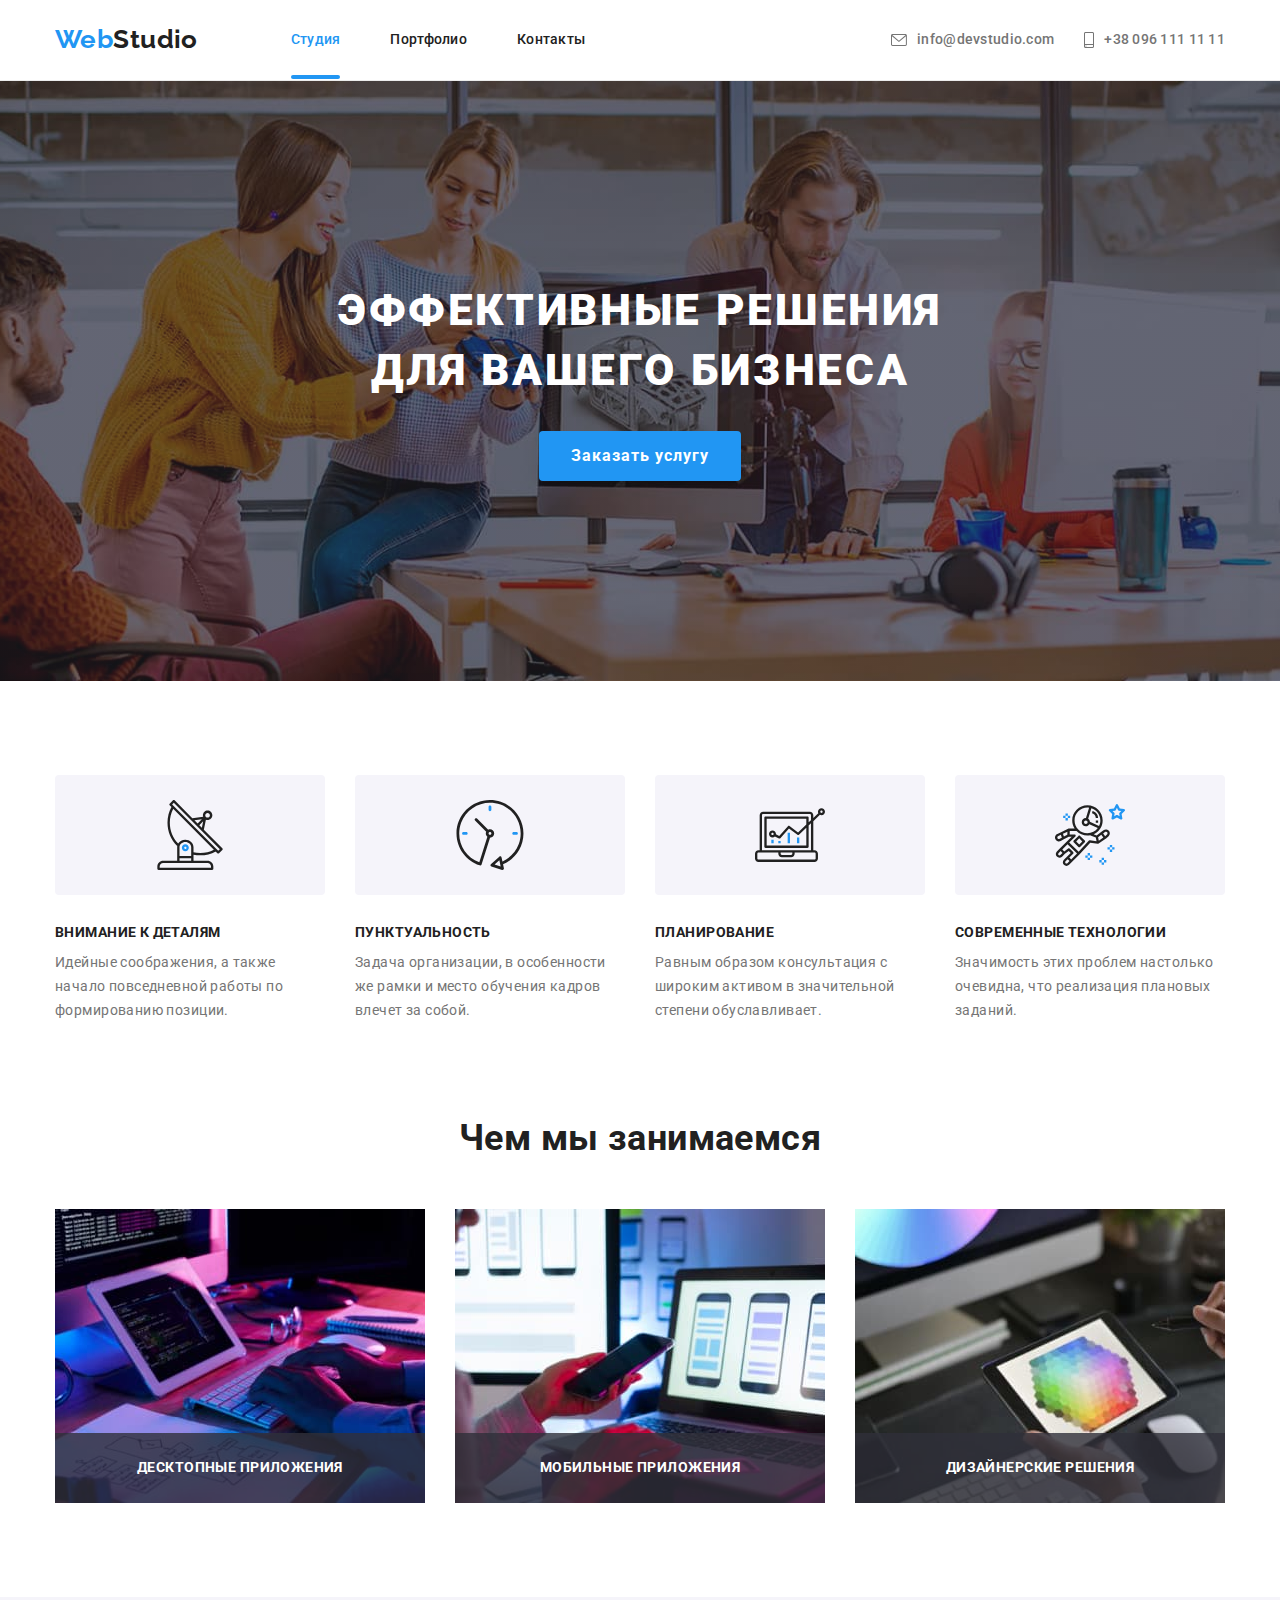
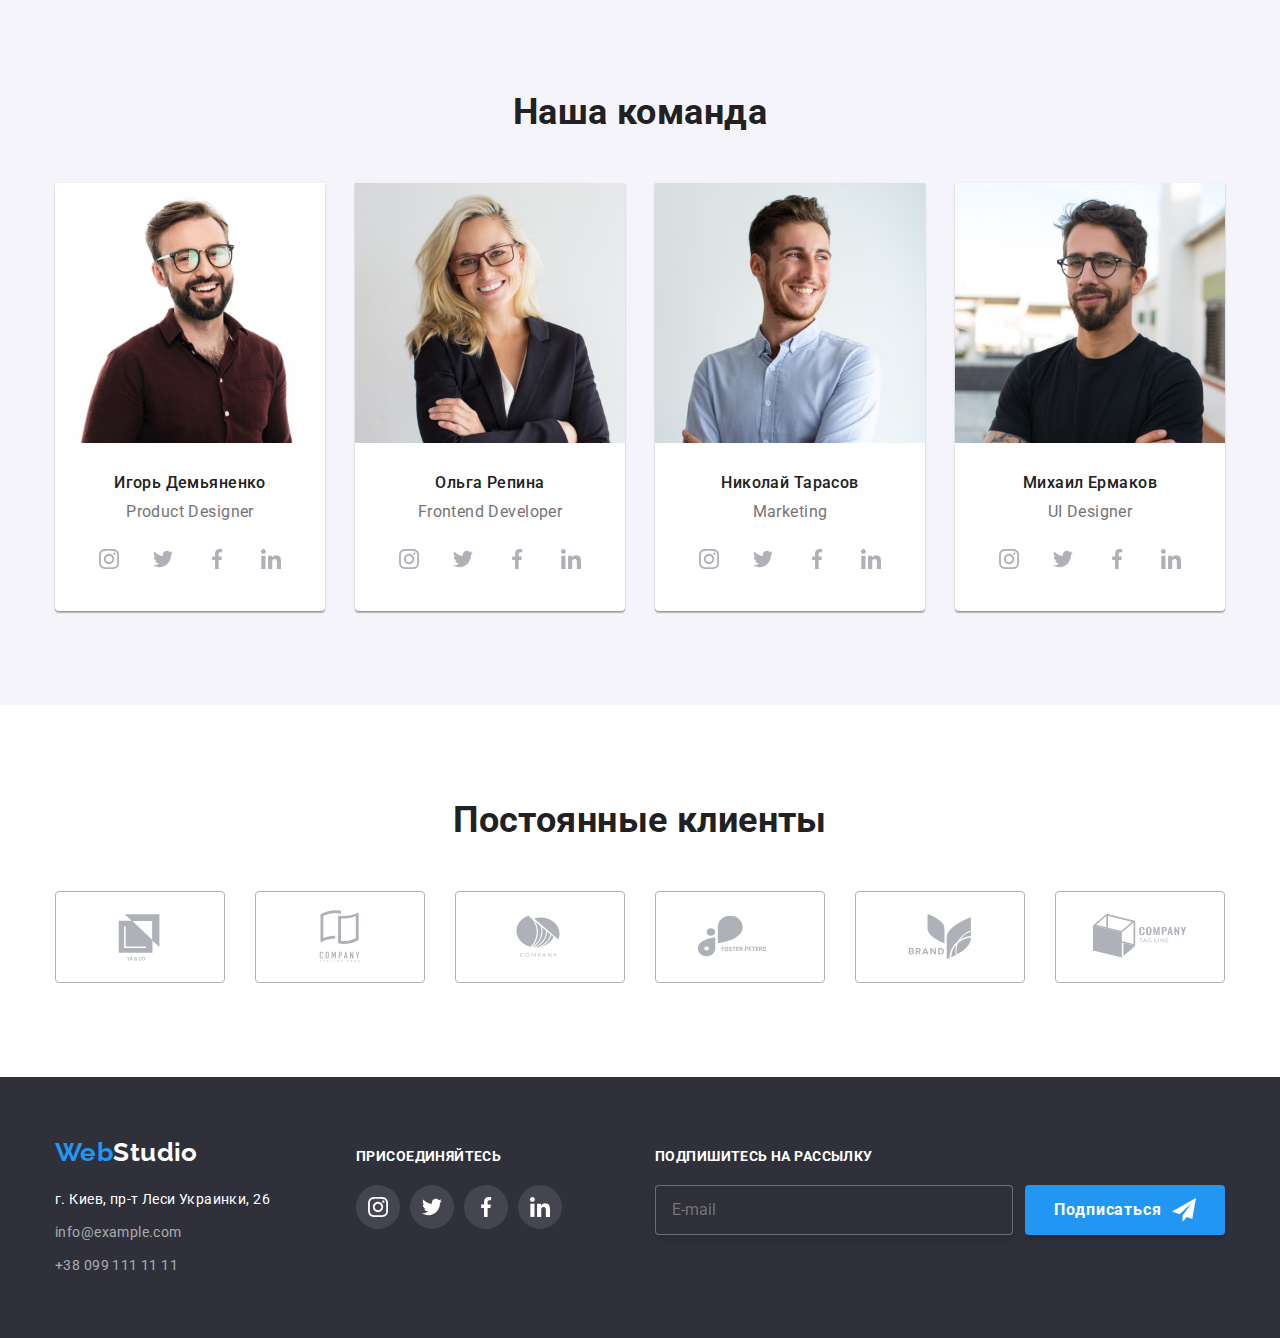
<file: index.html>
<!DOCTYPE html>
<html lang="ru">

<head>
    <meta charset="UTF-8" />
    <meta http-equiv="X-UA-Compatible" content="IE=edge" />
    <meta name="viewport" content="width=device-width, initial-scale=1.0" />
    <title>Студия</title>
    <link
        href="https://fonts.googleapis.com/css2?family=Raleway:wght@700&family=Roboto:wght@400;500;700;900&display=swap"
        rel="stylesheet" />
    <link rel="stylesheet" href="https://cdnjs.cloudflare.com/ajax/libs/modern-normalize/1.1.0/modern-normalize.min.css" />
    <link rel="stylesheet" href="./css/main.min.css" />
</head>

<body>
    <header class="page-header">
        <div class="container page-header--flex">
            <nav class="nav">
                <a href="index.html" lang="en" class="logo nav__logo">Web<span class="nav__part">Studio</span></a>
                <ul class="menu">
                    <li class="menu__item">
                        <a href="index.html" class="menu__link menu__link--current">Студия</a>
                    </li>
                    <li class="menu__item">
                        <a href="portfolio.html" class="menu__link">Портфолио</a>
                    </li>
                    <li class="menu__item"><a href="" class="menu__link">Контакты</a></li>
                </ul>
            </nav>
            <ul class="contact">
                <li lang="en" class="contact__item">
                    <a href="mailto:info@devstudio.com" class="contact__link"><svg class="contact__icon" width="16"
                            height="12">
                            <use href="./images/icons.svg#icon-envelope"></use>
                        </svg>info@devstudio.com</a>
                </li>
                <li class="contact__item">
                    <a href="tel:+380961111111" class="contact__link"><svg class="contact__icon" width="10" height="16">
                            <use href="./images/icons.svg#icon-smartphone"></use>
                        </svg>+38 096 111 11 11</a>
                </li>
            </ul>
        </div>
    </header>
    <main>
        <section class="hero">
            <div class="container">
                <h1 class="hero__title">
                    Эффективные решения<br />
                    для вашего бизнеса
                </h1>
                <button class="hero__btn" type="button" data-modal-open>
                    Заказать услугу
                </button>
            </div>
        </section>
        <section class="section">
            <div class="container">
                <h2 class="title title--hidden">Наши ценности</h2>
                <ul class="values">
                    <li class="values__item">
                        <div class="values__block">
                            <svg class="values__icon" width="70" height="70">
                            <use href="./images/icons.svg#icon-antenna"></use>
                            </svg>
                        </div>
                        <h3 class="values__title">Внимание к деталям</h3>
                        <p class="values__text">
                            Идейные соображения, а также начало повседневной работы по
                            формированию позиции.
                        </p>
                    </li>
                    <li class="values__item">
                        <div class="values__block">
                        <svg class="values__icon" width="70" height="70">
                            <use href="./images/icons.svg#icon-clock"></use>
                        </svg>
                        </div>
                        <h3 class="values__title">Пунктуальность</h3>
                        <p class="values__text">
                            Задача организации, в особенности же рамки и место обучения
                            кадров влечет за собой.
                        </p>
                    </li>
                    <li class="values__item">
                        <div class="values__block">
                        <svg class="values__icon" width="70" height="70">
                            <use href="./images/icons.svg#icon-diagram"></use>
                        </svg>
                        </div>
                        <h3 class="values__title">Планирование</h3>
                        <p class="values__text">
                            Равным образом консультация с широким активом в значительной
                            степени обуславливает.
                        </p>
                    </li>
                    <li class="values__item">
                        <div class="values__block">
                            <svg class="values__icon" width="70" height="70">
                                <use href="./images/icons.svg#icon-astronaut"></use>
                            </svg>
                        </div>
                        <h3 class="values__title">Современные технологии</h3>
                        <p class="values__text">
                            Значимость этих проблем настолько очевидна, что реализация
                            плановых заданий.
                        </p>
                    </li>
                </ul>
            </div>
        </section>
        <section class="section section--no-padding-top">
            <div class="container">
                <h2 class="title container__title">Чем мы занимаемся</h2>
                <ul class="work">
                    <li class="work__item">
                        <img src="./images/code-writing.jpg" alt="написание интернет страницы" width="370" />
                        <p class="work__text">Десктопные приложения</p>
                    </li>
                    <li class="work__item">
                        <img src="./images/layout-adaptation.jpg" alt="адаптация сайта в мобильную версию"
                            width="370" />
                        <p class="work__text">Мобильные приложения</p>
                    </li>
                    <li class="work__item">
                        <img src="./images/color-selection.jpg" alt="выбор цвета на планшете" width="370" />
                        <p class="work__text">Дизайнерские решения</p>
                    </li>
                </ul>
            </div>
        </section>
        <section class="section section--gray">
            <div class="container">
                <h2 class="title container__title">Наша команда</h2>
                <ul class="team">
                    <li class="employee team__employee">
                        <img src="./images/product-designer.jpg" alt="Игорь Демьяненко" width="270" />
                        <div class="employee__boarder">
                            <h3 class="employee__title">Игорь Демьяненко</h3>
                            <p lang="en" class="employee__text">Product Designer</p>
                            <ul class="social employee__social">
                                <li class="social__item">
                                    <a href="" class="social__link">
                                        <svg class="social__icon" width="20" height="20">
                                            <use href="./images/icons.svg#icon-instagram"></use>
                                        </svg>
                                    </a>
                                </li>
                                <li class="social__item">
                                    <a href="" class="social__link">
                                        <svg class="social__icon" width="20" height="20">
                                            <use href="./images/icons.svg#icon-twitter"></use>
                                        </svg>
                                    </a>
                                </li>
                                <li class="social__item">
                                    <a href="" class="social__link">
                                        <svg class="social__icon" width="20" height="20">
                                            <use href="./images/icons.svg#icon-facebook"></use>
                                        </svg>
                                    </a>
                                </li>
                                <li class="social__item">
                                    <a href="" class="social__link">
                                        <svg class="social__icon" width="20" height="20">
                                            <use href="./images/icons.svg#icon-linkedin"></use>
                                        </svg>
                                    </a>
                                </li>
                            </ul>
                        </div>
                    </li>
                    <li class="employee team__employee">
                        <img src="./images/frontend-developer.jpg" alt="Ольга Репина" width="270" />
                        <div class="employee__boarder">
                            <h3 class="employee__title">Ольга Репина</h3>
                            <p lang="en" class="employee__text">Frontend Developer</p>
                            <ul class="social employee__social">
                                <li class="social__item">
                                    <a href="" class="social__link">
                                        <svg class="social__icon" width="20" height="20">
                                            <use href="./images/icons.svg#icon-instagram"></use>
                                        </svg>
                                    </a>
                                </li>
                                <li class="social__item">
                                    <a href="" class="social__link">
                                        <svg class="social__icon" width="20" height="20">
                                            <use href="./images/icons.svg#icon-twitter"></use>
                                        </svg>
                                    </a>
                                </li>
                                <li class="social__item">
                                    <a href="" class="social__link">
                                        <svg class="social__icon" width="20" height="20">
                                            <use href="./images/icons.svg#icon-facebook"></use>
                                        </svg>
                                    </a>
                                </li>
                                <li class="social__item">
                                    <a href="" class="social__link">
                                        <svg class="social__icon" width="20" height="20">
                                            <use href="./images/icons.svg#icon-linkedin"></use>
                                        </svg>
                                    </a>
                                </li>
                            </ul>
                        </div>
                    </li>
                    <li class="employee team__employee">
                        <img src="./images/marketing.jpg" alt="Николай Тарасов" width="270" />
                        <div class="employee__boarder">
                            <h3 class="employee__title">Николай Тарасов</h3>
                            <p lang="en" class="employee__text">Marketing</p>
                            <ul class="social employee__social">
                                <li class="social__item">
                                    <a href="" class="social__link">
                                        <svg class="social__icon" width="20" height="20">
                                            <use href="./images/icons.svg#icon-instagram"></use>
                                        </svg>
                                    </a>
                                </li>
                                <li class="social__item">
                                    <a href="" class="social__link">
                                        <svg class="social__icon" width="20" height="20">
                                            <use href="./images/icons.svg#icon-twitter"></use>
                                        </svg>
                                    </a>
                                </li>
                                <li class="social__item">
                                    <a href="" class="social__link">
                                        <svg class="social__icon" width="20" height="20">
                                            <use href="./images/icons.svg#icon-facebook"></use>
                                        </svg>
                                    </a>
                                </li>
                                <li class="social__item">
                                    <a href="" class="social__link">
                                        <svg class="social__icon" width="20" height="20">
                                            <use href="./images/icons.svg#icon-linkedin"></use>
                                        </svg>
                                    </a>
                                </li>
                            </ul>
                        </div>
                    </li>
                    <li class="employee team__employee">
                        <img src="./images/ui-designer.jpg" alt="Михаил Ермаков" width="270" />
                        <div class="employee__boarder">
                            <h3 class="employee__title">Михаил Ермаков</h3>
                            <p lang="en" class="employee__text">UI Designer</p>
                            <ul class="social employee__social">
                                <li class="social__item">
                                    <a href="" class="social__link">
                                        <svg class="social__icon" width="20" height="20">
                                            <use href="./images/icons.svg#icon-instagram"></use>
                                        </svg>
                                    </a>
                                </li>
                                <li class="social__item">
                                    <a href="" class="social__link">
                                        <svg class="social__icon" width="20" height="20">
                                            <use href="./images/icons.svg#icon-twitter"></use>
                                        </svg>
                                    </a>
                                </li>
                                <li class="social__item">
                                    <a href="" class="social__link">
                                        <svg class="social__icon" width="20" height="20">
                                            <use href="./images/icons.svg#icon-facebook"></use>
                                        </svg>
                                    </a>
                                </li>
                                <li class="social__item">
                                    <a href="" class="social__link">
                                        <svg class="social__icon" width="20" height="20">
                                            <use href="./images/icons.svg#icon-linkedin"></use>
                                        </svg>
                                    </a>
                                </li>
                            </ul>
                        </div>
                    </li>
                </ul>
            </div>
        </section>
        <section class="section">
            <div class="container">
                <h2 class="title container__title">Постоянные клиенты</h2>
                <ul class="customer">
                    <li class="customer__item">
                        <a href="" class="customer__link">
                            <svg class="customer__icon" width="106" height="60">
                                <use href="./images/icons.svg#icon-Logo-1"></use>
                            </svg>
                        </a>
                    </li>
                    <li class="customer__item">
                        <a href="" class="customer__link">
                            <svg class="customer__icon" width="106" height="60">
                                <use href="./images/icons.svg#icon-Logo-2"></use>
                            </svg>
                        </a>
                    </li>
                    <li class="customer__item">
                        <a href="" class="customer__link">
                            <svg class="customer__icon" width="106" height="60">
                                <use href="./images/icons.svg#icon-Logo-3"></use>
                            </svg>
                        </a>
                    </li>
                    <li class="customer__item">
                        <a href="" class="customer__link">
                            <svg class="customer__icon" width="106" height="60">
                                <use href="./images/icons.svg#icon-Logo-4"></use>
                            </svg>
                        </a>
                    </li>
                    <li class="customer__item">
                        <a href="" class="customer__link">
                            <svg class="customer__icon" width="106" height="60">
                                <use href="./images/icons.svg#icon-Logo-5"></use>
                            </svg>
                        </a>
                    </li>
                    <li class="customer__item">
                        <a href="" class="customer__link">
                            <svg class="customer__icon" width="106" height="60">
                                <use href="./images/icons.svg#icon-Logo-6"></use>
                            </svg>
                        </a>
                    </li>
                </ul>
            </div>
        </section>
    </main>
    <footer class="footer">
        <div class="container footer__container">
            <div class="information">
                <a href="index.html" lang="en" class="logo footer__logo">Web<span class="footer__part">Studio</span></a>
                <address>
                    <ul class="address">
                        <li class="address__item">
                            <a href="" class="address__link">г. Киев, пр-т Леси Украинки, 26</a>
                        </li>
                        <li class="address__item">
                            <a lang="en" href="mailto:info@example.com" class="address__contact">info@example.com</a>
                        </li>
                        <li class="address__item">
                            <a href="tel:+380991111111" class="address__contact">+38 099 111 11 11</a>
                        </li>
                    </ul>
                </address>
            </div>
            <div class="footer-social">
                <h2 class="footer-social__title">присоединяйтесь</h2>
                <ul class="social">
                    <li class="social__item">
                        <a href="" class="social__link social__link--gray">
                            <svg class="social__icon--white" width="20" height="20">
                                <use href="./images/icons.svg#icon-instagram"></use>
                            </svg>
                        </a>
                    </li>
                    <li class="social__item">
                        <a href="" class="social__link social__link--gray">
                            <svg class="social__icon--white" width="20" height="20">
                                <use href="./images/icons.svg#icon-twitter"></use>
                            </svg>
                        </a>
                    </li>
                    <li class="social__item">
                        <a href="" class="social__link social__link--gray">
                            <svg class="social__icon--white" width="20" height="20">
                                <use href="./images/icons.svg#icon-facebook"></use>
                            </svg>
                        </a>
                    </li>
                    <li class="social__item">
                        <a href="" class="social__link social__link--gray">
                            <svg class="social__icon--white" width="20" height="20">
                                <use href="./images/icons.svg#icon-linkedin"></use>
                            </svg>
                        </a>
                    </li>
                </ul>
            </div>
            <form action="#" class="footer-form">
                <p class="footer-form__head">Подпишитесь на рассылку</p>
                <div class="footer-form__field">
                    <input class="footer-form__input" type="email" name="user-email" placeholder="E-mail" />
                    <button class="footer-form__btn" type="submit">Подписаться<svg class="footer-form__icon"
                            width="24" height="24">
                            <use href="./images/icons.svg#icon-icon-send"></use>
                        </svg></button>
                </div>
            </form>
        </div>
    </footer>
    <div class="backdrop is-hidden" data-modal>
        <div class="modal">
            <button type="button" class="modal__btn" data-modal-close>
                <svg class="modal__icon--close" width="11" height="11">
                    <use href="./images/icons.svg#icon-close"></use>
                </svg>
            </button>
            <form action="#" class="modal-form">
                <p class="modal-form__head">Оставьте свои данные, мы вам перезвоним</p>
                <label class="modal-form__field">Имя
                    <span class="modal-form__wrap">
                        <input class="modal-form__input" type="text" name="user-name" minlength="3"
                            pattern="[a-zA-Zа-яёА-ЯЁ]+"
                            title="Имя должно содержать символы только кириллицы или латиницы" required />
                        <svg class="modal-form__icon" width="18" height="18">
                            <use href="./images/icons.svg#icon-person-form"></use>
                        </svg>
                    </span>
                </label>
                <label class="modal-form__field">Телефон
                    <span class="modal-form__wrap">
                        <input class="modal-form__input" type="tel" name="user-tel"
                            pattern="[0-9]{3}-[0-9]{3}-[0-9]{2}-[0-9]{2}"
                            title="Введите номер телефона в формате ХХХ-ХХХ-ХХ-ХХ" required />
                        <svg class="modal-form__icon" width="18" height="18">
                            <use href="./images/icons.svg#icon-phone-form"></use>
                        </svg>
                    </span>
                </label>
                <label class="modal-form__field">Почта
                    <span class="modal-form__wrap">
                        <input class="modal-form__input" type="email" name="user-email" required />
                        <svg class="modal-form__icon" width="18" height="18">
                            <use href="./images/icons.svg#icon-email-form"></use>
                        </svg>
                    </span>
                </label>
                <label class="modal-form__field modal-form__field--MB20px">Комментарий
                    <textarea class="modal-form__message" name="user-message" placeholder="Введите текст"></textarea>
                </label>
                <input type="checkbox" id="accent-policy" class="checkbox title--hidden" />
                <label for="accent-policy" class="checkbox__label">Соглашаюсь с рассылкой и принимаю&nbsp; <a
                        href="#" class="accent-policy__link">Условия договора</a>
                </label>
                <button class="modal-form__btn" type="submit">Отправить</button>
            </form>
        </div>
    </div>
    <script src="./js/modal.js"></script>
</body>

</html>
</file>
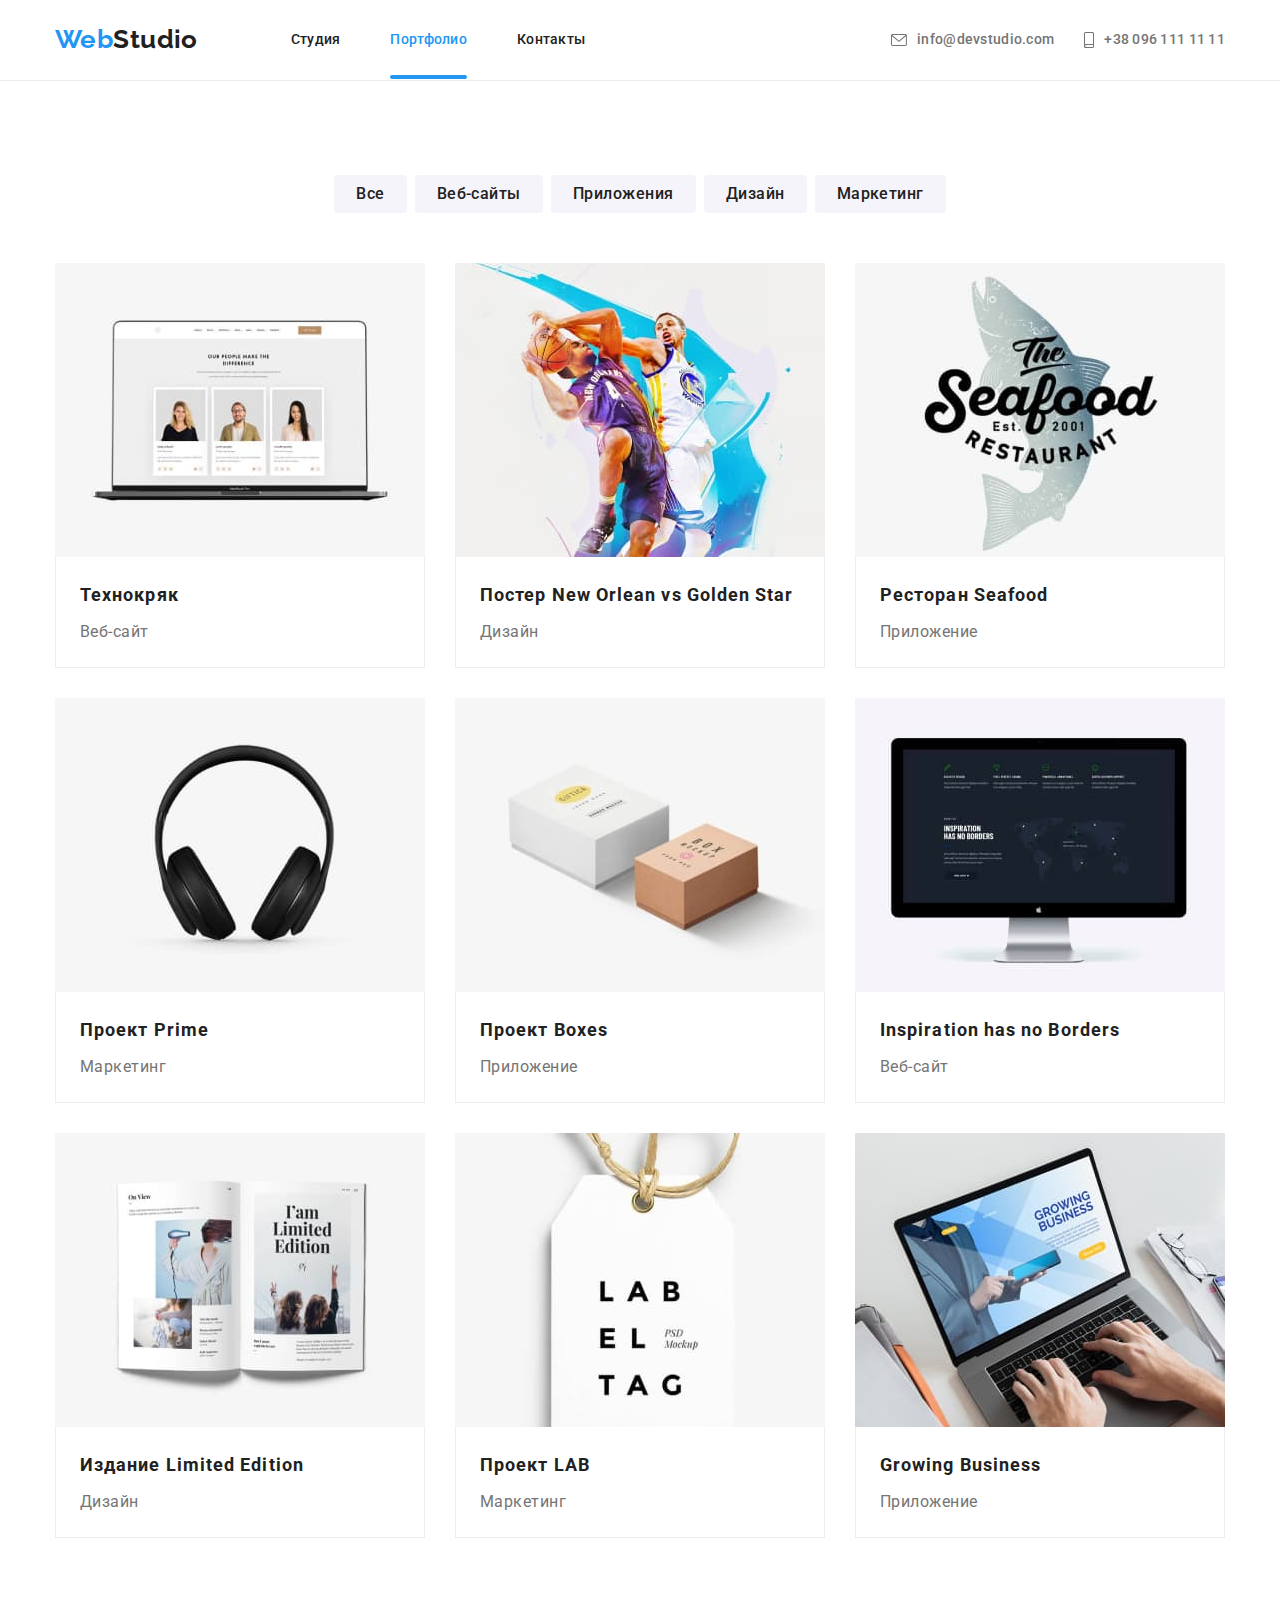
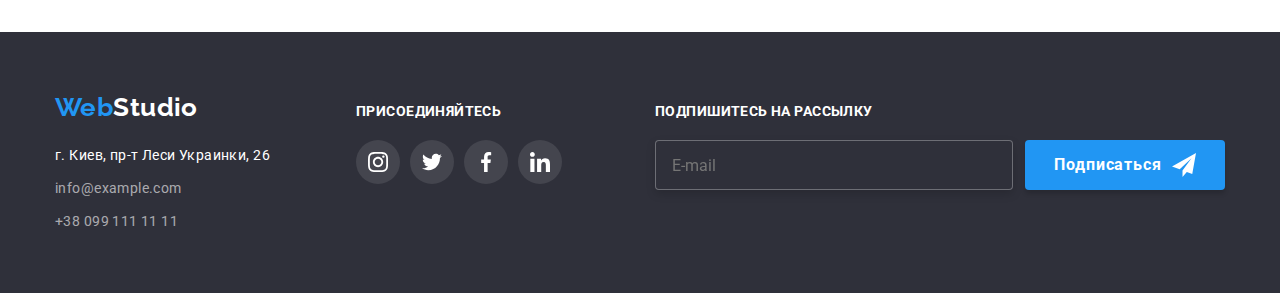
<file: portfolio.html>
<!DOCTYPE html>
<html lang="ru">

<head>
    <meta charset="UTF-8">
    <meta http-equiv="X-UA-Compatible" content="IE=edge">
    <meta name="viewport" content="width=device-width, initial-scale=1.0">
    <title>Портфолио</title>
    <link rel="stylesheet" href="https://cdnjs.cloudflare.com/ajax/libs/modern-normalize/1.1.0/modern-normalize.min.css"/>
    <link
        href="https://fonts.googleapis.com/css2?family=Raleway:wght@700&family=Roboto:wght@400;500;700;900&display=swap"
        rel="stylesheet">
    <link rel="stylesheet" href="./css/main.min.css" />
</head>

<body>
    <header class="page-header">
        <div class="container page-header--flex">
            <nav class="nav">
                <a href="index.html" lang="en" class="logo nav__logo">Web<span class="nav__part">Studio</span></a>
                <ul class="menu">
                    <li class="menu__item">
                        <a href="index.html" class="menu__link">Студия</a>
                    </li>
                    <li class="menu__item">
                        <a href="portfolio.html" class="menu__link menu__link--current">Портфолио</a>
                    </li>
                    <li class="menu__item"><a href="" class="menu__link">Контакты</a></li>
                </ul>
            </nav>
            <ul class="contact">
                <li lang="en" class="contact__item">
                    <a href="mailto:info@devstudio.com" class="contact__link"><svg class="contact__icon" width="16"
                            height="12">
                            <use href="./images/icons.svg#icon-envelope"></use>
                        </svg>info@devstudio.com</a>
                </li>
                <li class="contact__item">
                    <a href="tel:+380961111111" class="contact__link"><svg class="contact__icon" width="10" height="16">
                            <use href="./images/icons.svg#icon-smartphone"></use>
                        </svg>+38 096 111 11 11</a>
                </li>
            </ul>
        </div>
    </header>
    <main>
        <section class="section">
            <div class="container portfolio">
                <h1 class="title title--hidden">Наши работы</h1>
                <ul class="filter portfolio__filter">
                    <li class="filter__item"><button class="filter__btn" type="button">Все</button></li>
                    <li class="filter__item"><button class="filter__btn" type="button">Веб-сайты</button></li>
                    <li class="filter__item"><button class="filter__btn" type="button">Приложения</button></li>
                    <li class="filter__item"><button class="filter__btn" type="button">Дизайн</button></li>
                    <li class="filter__item"><button class="filter__btn" type="button">Маркетинг</button></li>
                </ul>
                <ul class="project portfolio__project">
                    <li class="project__item">
                        <a href="" class="project__link">
                            <div class="project__wrap">
                                <img class="project__img" src="./images/technokreck.jpg" alt="ноутбук с веб-сайтом"
                                    width="370">
                                <p class="project__desc">Технокряк это современная площадка распространения
                                    коронавируса.
                                    Компании используют эту платформу для цифрового
                                    шпионажа и атак на защищённые сервера конкурентов.</p>
                            </div>
                            <div class="project__border">
                                <h2 class="project__title">Технокряк</h2>
                                <p class="project__text">Веб-сайт</p>
                            </div>
                        </a>
                    </li>
                    <li class="project__item">
                        <a href="" class="project__link">
                            <div class="project__wrap">
                                <img class="project__img" src="./images/basketball-players.jpg" alt="два баскетболиста"
                                    width="370">
                                <p class="project__desc">Lorem ipsum dolor sit amet consectetur adipisicing elit. Sequi
                                    magnam praesentium placeat
                                    veritatis quae quam quis ex ratione provident pariatur, reiciendis quod, illum
                                    minima aliquid ducimus deleniti
                                    at? Quod, velit.</p>
                            </div>
                            <div class="project__border">
                                <h2 class="project__title">Постер New Orlean vs Golden Star</h2>
                                <p class="project__text">Дизайн</p>
                            </div>
                        </a>
                    </li>
                    <li class="project__item">
                        <a href="" class="project__link">
                            <div class="project__wrap">
                                <img class="project__img" src="./images/seafood.jpg" alt="эмблема рыбного ресторана"
                                    width="370">
                                <p class="project__desc">Lorem ipsum dolor sit amet consectetur adipisicing elit. Sequi
                                    magnam praesentium placeat
                                    veritatis quae quam quis ex ratione provident pariatur, reiciendis quod, illum
                                    minima aliquid ducimus deleniti
                                    at? Quod, velit.</p>
                            </div>
                            <div class="project__border">
                                <h2 class="project__title">Ресторан Seafood</h2>
                                <p class="project__text">Приложение</p>
                            </div>
                        </a>
                    </li>
                    <li class="project__item">
                        <a href="" class="project__link">
                            <div class="project__wrap">
                                <img class="project__img" src="./images/headphones.jpg" alt="наушники" width="370">
                                <p class="project__desc">Lorem ipsum dolor sit amet consectetur adipisicing elit. Sequi
                                    magnam praesentium placeat
                                    veritatis quae quam quis ex ratione provident pariatur, reiciendis quod, illum
                                    minima aliquid ducimus deleniti
                                    at? Quod, velit.</p>
                            </div>
                            <div class="project__border">
                                <h2 class="project__title">Проект Prime</h2>
                                <p class="project__text">Маркетинг</p>
                            </div>
                        </a>
                    </li>
                    <li class="project__item">
                        <a href="" class="project__link">
                            <div class="project__wrap">
                                <img class="project__img" src="./images/two-boxes.jpg" alt="две коробочки" width="370">
                                <p class="project__desc">Lorem ipsum dolor sit amet consectetur adipisicing elit. Sequi
                                    magnam praesentium placeat
                                    veritatis quae quam quis ex ratione provident pariatur, reiciendis quod, illum
                                    minima aliquid ducimus deleniti
                                    at? Quod, velit.</p>
                            </div>
                            <div class="project__border">
                                <h2 class="project__title">Проект Boxes</h2>
                                <p class="project__text">Приложение</p>
                            </div>
                        </a>
                    </li>
                    <li class="project__item">
                        <a href="" class="project__link">
                            <div class="project__wrap">
                                <img class="project__img" src="./images/iMac.jpg" alt="видно сайт на iMac" width="370">
                                <p class="project__desc">Lorem ipsum dolor sit amet consectetur adipisicing elit. Sequi
                                    magnam praesentium placeat
                                    veritatis quae quam quis ex ratione provident pariatur, reiciendis quod, illum
                                    minima aliquid ducimus deleniti
                                    at? Quod, velit.</p>
                            </div>
                            <div class="project__border">
                                <h2 class="project__title">Inspiration has no Borders</h2>
                                <p class="project__text">Веб-сайт</p>
                            </div>
                        </a>
                    </li>
                    <li class="project__item">
                        <a href="" class="project__link">
                            <div class="project__wrap">
                                <img class="project__img" src="./images/magazine.jpg" alt="раскрытый журнал"
                                    width="370">
                                <p class="project__desc">Lorem ipsum dolor sit amet consectetur adipisicing elit. Sequi
                                    magnam praesentium placeat
                                    veritatis quae quam quis ex ratione provident pariatur, reiciendis quod, illum
                                    minima aliquid ducimus deleniti
                                    at? Quod, velit.</p>
                            </div>
                            <div class="project__border">
                                <h2 class="project__title">Издание Limited Edition</h2>
                                <p class="project__text">Дизайн</p>
                            </div>
                        </a>
                    </li>
                    <li class="project__item">
                        <a href="" class="project__link">
                            <div class="project__wrap">
                                <img class="project__img" src="./images/label.jpg" alt="ярлык" width="370">
                                <p class="project__desc">Lorem ipsum dolor sit amet consectetur adipisicing elit. Sequi
                                    magnam praesentium placeat
                                    veritatis quae quam quis ex ratione provident pariatur, reiciendis quod, illum
                                    minima aliquid ducimus deleniti
                                    at? Quod, velit.</p>
                            </div>
                            <div class="project__border">
                                <h2 class="project__title">Проект LAB</h2>
                                <p class="project__text">Маркетинг</p>
                            </div>
                        </a>
                    </li>
                    <li class="project__item">
                        <a href="" class="project__link">
                            <div class="project__wrap">
                                <img class="project__img" src="./images/laptop.jpg" alt="кто-то печатает на ноутбуке"
                                    width="370">
                                <p class="project__desc">Lorem ipsum dolor sit amet consectetur adipisicing elit. Sequi
                                    magnam praesentium placeat
                                    veritatis quae quam quis ex ratione provident pariatur, reiciendis quod, illum
                                    minima aliquid ducimus deleniti
                                    at? Quod, velit.</p>
                            </div>
                            <div class="project__border">
                                <h2 class="project__title">Growing Business</h2>
                                <p class="project__text">Приложение</p>
                            </div>
                        </a>
                    </li>
                </ul>
            </div>
        </section>
    </main>
    <footer class="footer">
        <div class="container footer__container">
            <div class="information">
                <a href="index.html" lang="en" class="logo footer__logo">Web<span class="footer__part">Studio</span></a>
                <address>
                    <ul class="address">
                        <li class="address__item">
                            <a href="" class="address__link">г. Киев, пр-т Леси Украинки, 26</a>
                        </li>
                        <li class="address__item">
                            <a lang="en" href="mailto:info@example.com" class="address__contact">info@example.com</a>
                        </li>
                        <li class="address__item">
                            <a href="tel:+380991111111" class="address__contact">+38 099 111 11 11</a>
                        </li>
                    </ul>
                </address>
            </div>
            <div class="footer-social">
                <h2 class="footer-social__title">присоединяйтесь</h2>
                <ul class="social">
                    <li class="social__item">
                        <a href="" class="social__link social__link--gray">
                            <svg class="social__icon--white" width="20" height="20">
                                <use href="./images/icons.svg#icon-instagram"></use>
                            </svg>
                        </a>
                    </li>
                    <li class="social__item">
                        <a href="" class="social__link social__link--gray">
                            <svg class="social__icon--white" width="20" height="20">
                                <use href="./images/icons.svg#icon-twitter"></use>
                            </svg>
                        </a>
                    </li>
                    <li class="social__item">
                        <a href="" class="social__link social__link--gray">
                            <svg class="social__icon--white" width="20" height="20">
                                <use href="./images/icons.svg#icon-facebook"></use>
                            </svg>
                        </a>
                    </li>
                    <li class="social__item">
                        <a href="" class="social__link social__link--gray">
                            <svg class="social__icon--white" width="20" height="20">
                                <use href="./images/icons.svg#icon-linkedin"></use>
                            </svg>
                        </a>
                    </li>
                </ul>
            </div>
            <form action="#" class="footer-form">
                <p class="footer-form__head">Подпишитесь на рассылку</p>
                <div class="footer-form__field">
                    <input class="footer-form__input" type="email" name="user-email" placeholder="E-mail" />
                    <button class="button footer-form__btn" type="submit">Подписаться<svg class="footer-form__icon"
                            width="24" height="24">
                            <use href="./images/icons.svg#icon-icon-send"></use>
                        </svg></button>
                </div>
            </form>
        </div>
    </footer>
</body>

</html>
</file>
<file: css/main.min.css>
.hero__btn,.footer-form__btn,.modal-form__btn{min-width:200px;height:50px;font-family:Roboto,sans-serif;font-weight:700;font-size:16px;line-height:1.88;letter-spacing:0.06em;border:0;cursor:pointer;background-color:#2196f3;color:#fff;-webkit-box-shadow:0px 4px 4px rgba(0,0,0,0.15);box-shadow:0px 4px 4px rgba(0,0,0,0.15);border-radius:4px}body{font-family:Roboto,sans-serif;font-style:normal;font-size:14px;line-height:1.71;letter-spacing:0.03em;background-color:#fff;color:#757575}p,h1,h2,h3,h4,h5,h6{margin:0}ul{list-style:none;margin:0;padding:0}img{display:block;max-width:100%;height:auto}a{text-decoration:none}.section{padding-top:94px;padding-bottom:94px}.section--no-padding-top{padding-top:0}.section--gray{background-color:#f5f4fa}.container{width:1200px;padding-left:15px;padding-right:15px;margin:0 auto 0 auto}.container__title{margin-bottom:50px}.footer__container{display:-webkit-box;display:-ms-flexbox;display:flex;-webkit-box-align:baseline;-ms-flex-align:baseline;align-items:baseline}.title{font-weight:700;font-size:36px;line-height:1.17;text-align:center;color:#212121}.title--hidden{position:absolute;clip:rect(0 0 0 0);width:1px;height:1px;margin:-1px}.page-header{border-bottom-width:1px;border-bottom-style:solid;border-bottom-color:#ececec}.page-header--flex{display:-webkit-box;display:-ms-flexbox;display:flex}.nav{display:-webkit-box;display:-ms-flexbox;display:flex;-webkit-box-align:center;-ms-flex-align:center;align-items:center}.logo{font-family:Raleway,sans-serif;font-weight:700;font-size:26px;line-height:1.2;color:#2196f3}.nav__logo{margin-right:93px;padding-top:24px;padding-bottom:25px}.nav__part{color:#212121}.footer__logo{display:block;margin-bottom:20px}.footer__part{color:#fff}.menu{display:-webkit-box;display:-ms-flexbox;display:flex}.menu__item:not(:last-child){margin-right:50px}.menu__link{font-family:Roboto,sans-serif;font-weight:500;font-size:14px;line-height:1.14;letter-spacing:0.02em;color:#212121;-webkit-transition:color 250ms cubic-bezier(0.4, 0, 0.2, 1);transition:color 250ms cubic-bezier(0.4, 0, 0.2, 1)}.menu__link:hover,.menu__link:focus{color:#2196f3}.menu__link--current{color:#2196f3;position:relative}.menu__link--current::after{content:"";display:block;width:100%;position:absolute;bottom:-32px;height:4px;background:#2196f3;border-radius:2px}.contact{display:-webkit-box;display:-ms-flexbox;display:flex;margin-left:auto;-webkit-box-align:center;-ms-flex-align:center;align-items:center}.contact__item:not(:last-child){margin-right:30px}.contact__link{display:-webkit-box;display:-ms-flexbox;display:flex;-webkit-box-align:center;-ms-flex-align:center;align-items:center;font-weight:500;line-height:1.14;letter-spacing:0.02em;color:#757575;-webkit-transition:color 250ms cubic-bezier(0.4, 0, 0.2, 1);transition:color 250ms cubic-bezier(0.4, 0, 0.2, 1)}.contact__link:hover,.contact__link:focus{color:#2196f3}.contact__icon{fill:#757575;margin-right:10px;-webkit-transition:fill 250ms cubic-bezier(0.4, 0, 0.2, 1);transition:fill 250ms cubic-bezier(0.4, 0, 0.2, 1)}.contact__link:hover .contact__icon,.contact__link:focus .contact__icon{fill:#2196f3}.values{display:-webkit-box;display:-ms-flexbox;display:flex}.values__item{margin-right:30px;width:270px}.values__item:last-child{margin-right:0}.values__block{display:-webkit-box;display:-ms-flexbox;display:flex;-webkit-box-align:center;-ms-flex-align:center;align-items:center;-webkit-box-pack:center;-ms-flex-pack:center;justify-content:center;margin-bottom:30px;height:120px;background-color:#f5f4fa;border-radius:4px}.values__title{margin-bottom:10px;font-weight:700;font-size:14px;line-height:1.14;text-transform:uppercase;color:#212121}.hero{background-color:#2f303a;padding-top:200px;padding-bottom:200px;background-image:-webkit-gradient(linear, left top, left bottom, from(rgba(47,48,58,0.4)), to(rgba(47,48,58,0.4))),url("../images/hero.jpg");background-image:linear-gradient(rgba(47,48,58,0.4), rgba(47,48,58,0.4)),url("../images/hero.jpg");background-repeat:no-repeat;background-size:cover;background-position:center}.hero__title{margin-bottom:30px;font-weight:900;font-size:44px;line-height:1.36;text-align:center;letter-spacing:0.06em;text-transform:uppercase;color:#fff}.hero__btn{display:block;margin-right:auto;margin-left:auto;padding:10px 32px}.footer-form__btn{display:-webkit-box;display:-ms-flexbox;display:flex;-webkit-box-align:center;-ms-flex-align:center;align-items:center;-webkit-box-pack:center;-ms-flex-pack:center;justify-content:center}.modal-form__btn{display:block;margin-right:auto;margin-left:auto;padding:10px 55px}.work{display:-webkit-box;display:-ms-flexbox;display:flex}.work__item{margin-right:30px;position:relative}.work__item:last-child{margin-right:0}.work__text{display:-webkit-box;display:-ms-flexbox;display:flex;-webkit-box-align:center;-ms-flex-align:center;align-items:center;-webkit-box-pack:center;-ms-flex-pack:center;justify-content:center;width:100%;height:70px;font-weight:700;line-height:1.14;text-transform:uppercase;background:rgba(47,48,58,0.8);color:#fff;position:absolute;bottom:0}.team{display:-webkit-box;display:-ms-flexbox;display:flex}.employee{width:270px;background-color:#fff;-webkit-box-shadow:0px 1px 3px rgba(0,0,0,0.12),0px 1px 1px rgba(0,0,0,0.14),0px 2px 1px rgba(0,0,0,0.2);box-shadow:0px 1px 3px rgba(0,0,0,0.12),0px 1px 1px rgba(0,0,0,0.14),0px 2px 1px rgba(0,0,0,0.2);border-radius:0px 0px 4px 4px}.team__employee{margin-right:30px}.team__employee:last-child{margin-right:0}.employee__boarder{padding-top:30px;padding-bottom:30px}.employee__title{margin-bottom:10px;font-weight:500;font-size:16px;line-height:1.19;text-align:center;color:#212121}.employee__text{margin-bottom:16px;font-size:16px;line-height:1.19;text-align:center}.social{display:-webkit-box;display:-ms-flexbox;display:flex;-webkit-box-pack:center;-ms-flex-pack:center;justify-content:center}.social__item{width:44px;height:44px;margin-right:10px}.social__item:last-child{margin-right:0}.social__link{width:100%;height:100%;border-radius:50%;display:-webkit-box;display:-ms-flexbox;display:flex;-webkit-box-align:center;-ms-flex-align:center;align-items:center;-webkit-box-pack:center;-ms-flex-pack:center;justify-content:center;-webkit-transition:background-color 250ms cubic-bezier(0.4, 0, 0.2, 1);transition:background-color 250ms cubic-bezier(0.4, 0, 0.2, 1)}.social__link:hover,.social__link:focus{background-color:#2196f3}.social__link--gray{background-color:rgba(255,255,255,0.1)}.social__icon{fill:#afb1b8;-webkit-transition:fill 250ms cubic-bezier(0.4, 0, 0.2, 1);transition:fill 250ms cubic-bezier(0.4, 0, 0.2, 1)}.social__link:hover .social__icon,.social__link:focus .social__icon{fill:#fff}.social__icon--white{fill:#fff}.customer{display:-webkit-box;display:-ms-flexbox;display:flex;-webkit-box-pack:center;-ms-flex-pack:center;justify-content:center}.customer__item{width:170px;height:92px;margin-right:30px}.customer__item:last-child{margin-right:0}.customer__link{width:100%;height:100%;display:-webkit-box;display:-ms-flexbox;display:flex;-webkit-box-align:center;-ms-flex-align:center;align-items:center;-webkit-box-pack:center;-ms-flex-pack:center;justify-content:center;border:1px solid #afb1b8;border-radius:4px;-webkit-transition:border 250ms cubic-bezier(0.4, 0, 0.2, 1);transition:border 250ms cubic-bezier(0.4, 0, 0.2, 1)}.customer__link:hover,.customer__link:focus{border:1px solid #2196f3}.customer__icon{fill:#afb1b8;-webkit-transition:fill 250ms cubic-bezier(0.4, 0, 0.2, 1);transition:fill 250ms cubic-bezier(0.4, 0, 0.2, 1)}.customer__link:hover .customer__icon,.customer__link:focus .customer__icon{fill:#2196f3}.footer{background-color:#2f303a;padding-top:60px;padding-bottom:60px}.information{margin-right:70px;width:231px}.footer-social__title{margin-bottom:20px;font-weight:700;font-size:14px;line-height:1.14;text-transform:uppercase;color:#fff}.address__item:not(:last-child){margin-bottom:9px}.address__link{display:block;font-style:normal;color:#fff}.address__contact{display:block;font-style:normal;color:rgba(255,255,255,0.6);-webkit-transition:color 250ms cubic-bezier(0.4, 0, 0.2, 1);transition:color 250ms cubic-bezier(0.4, 0, 0.2, 1)}.address__contact:hover,.address__contact:focus{color:rgba(255,255,255,0.6)}.footer-form{margin-right:0;margin-left:auto}.footer-form__head{margin-bottom:20px;font-weight:700;line-height:1.14;text-transform:uppercase;color:#fff}.footer-form__field{display:-webkit-box;display:-ms-flexbox;display:flex}.footer-form__input{width:358px;height:50px;padding-left:16px;padding-top:15px;padding-bottom:15px;margin-right:12px;font-size:16px;line-height:1.25;color:rgba(255,255,255,0.6);background-color:#2f303a;border:1px solid rgba(255,255,255,0.3);-webkit-filter:drop-shadow(0px 4px 4px rgba(0,0,0,0.15));filter:drop-shadow(0px 4px 4px rgba(0,0,0,0.15));border-radius:4px;-webkit-transition:border 250ms cubic-bezier(0.4, 0, 0.2, 1);transition:border 250ms cubic-bezier(0.4, 0, 0.2, 1)}.footer-form__input:focus{outline:none;border:1px solid #2196f3}.footer-form__icon{margin-left:10px}.portfolio__filter{margin-bottom:50px}.portfolio__project{margin-left:-30px;margin-bottom:-30px}.filter{display:-webkit-box;display:-ms-flexbox;display:flex;-webkit-box-pack:center;-ms-flex-pack:center;justify-content:center}.filter__item{margin-right:8px}.filter__item:last-child{margin-right:0}.filter__btn{padding:6px 22px;font-family:Roboto,sans-serif;font-weight:500;font-size:16px;line-height:1.63;text-align:center;letter-spacing:0.03em;cursor:pointer;border:0;background-color:#f5f4fa;color:#212121;border-radius:4px;-webkit-transition:background-color 250ms cubic-bezier(0.4, 0, 0.2, 1),color 250ms cubic-bezier(0.4, 0, 0.2, 1),-webkit-box-shadow 250ms cubic-bezier(0.4, 0, 0.2, 1);transition:background-color 250ms cubic-bezier(0.4, 0, 0.2, 1),color 250ms cubic-bezier(0.4, 0, 0.2, 1),-webkit-box-shadow 250ms cubic-bezier(0.4, 0, 0.2, 1);transition:background-color 250ms cubic-bezier(0.4, 0, 0.2, 1),color 250ms cubic-bezier(0.4, 0, 0.2, 1),box-shadow 250ms cubic-bezier(0.4, 0, 0.2, 1);transition:background-color 250ms cubic-bezier(0.4, 0, 0.2, 1),color 250ms cubic-bezier(0.4, 0, 0.2, 1),box-shadow 250ms cubic-bezier(0.4, 0, 0.2, 1),-webkit-box-shadow 250ms cubic-bezier(0.4, 0, 0.2, 1)}.filter__btn:hover,.filter__btn:focus{background-color:#2196f3;color:#fff;-webkit-box-shadow:0px 3px 1px rgba(0,0,0,0.1),0px 1px 2px rgba(0,0,0,0.08),0px 2px 2px rgba(0,0,0,0.12);box-shadow:0px 3px 1px rgba(0,0,0,0.1),0px 1px 2px rgba(0,0,0,0.08),0px 2px 2px rgba(0,0,0,0.12)}.project{display:-webkit-box;display:-ms-flexbox;display:flex;-ms-flex-wrap:wrap;flex-wrap:wrap}.project__item{-ms-flex-preferred-size:calc(100% / 3 - 30px);flex-basis:calc(100% / 3 - 30px);margin-left:30px;margin-bottom:30px;width:370px}.project__link{display:block;cursor:pointer;-webkit-transition:-webkit-box-shadow 250ms cubic-bezier(0.4, 0, 0.2, 1);transition:-webkit-box-shadow 250ms cubic-bezier(0.4, 0, 0.2, 1);transition:box-shadow 250ms cubic-bezier(0.4, 0, 0.2, 1);transition:box-shadow 250ms cubic-bezier(0.4, 0, 0.2, 1), -webkit-box-shadow 250ms cubic-bezier(0.4, 0, 0.2, 1)}.project__link:hover,.project__link:focus{-webkit-box-shadow:0px 1px 1px rgba(0,0,0,0.12),0px 4px 4px rgba(0,0,0,0.06),1px 4px 6px rgba(0,0,0,0.16);box-shadow:0px 1px 1px rgba(0,0,0,0.12),0px 4px 4px rgba(0,0,0,0.06),1px 4px 6px rgba(0,0,0,0.16)}.project__border{padding:20px 24px;border-right:1px solid #eeeeee;border-bottom:1px solid #eeeeee;border-left:1px solid #eeeeee}.project__title{margin-bottom:4px;font-weight:700;font-size:18px;line-height:2;letter-spacing:0.06em;color:#212121}.project__text{font-size:16px;line-height:1.88;letter-spacing:0.03em;color:#757575}.project__wrap{position:relative;overflow:hidden}.project__desc{position:absolute;top:0;left:0;padding:63px 24px;height:100%;font-size:18px;line-height:1.56;overflow:auto;color:#fff;background-color:rgba(33,150,243,0.9);-webkit-transform:translateY(101%);transform:translateY(101%);-webkit-transition:-webkit-transform 250ms cubic-bezier(0.4, 0, 0.2, 1);transition:-webkit-transform 250ms cubic-bezier(0.4, 0, 0.2, 1);transition:transform 250ms cubic-bezier(0.4, 0, 0.2, 1);transition:transform 250ms cubic-bezier(0.4, 0, 0.2, 1), -webkit-transform 250ms cubic-bezier(0.4, 0, 0.2, 1)}.project__link:hover .project__desc,.project__link:focus .project__desc{-webkit-transform:translateY(0);transform:translateY(0)}.backdrop{width:100vw;height:100vh;background-color:rgba(0,0,0,0.2);position:fixed;top:0;-webkit-transition:opacity 250ms cubic-bezier(0.4, 0, 0.2, 1),visibility 250ms cubic-bezier(0.4, 0, 0.2, 1);transition:opacity 250ms cubic-bezier(0.4, 0, 0.2, 1),visibility 250ms cubic-bezier(0.4, 0, 0.2, 1)}.modal{-webkit-transition:-webkit-transform 250ms cubic-bezier(0.4, 0, 0.2, 1);transition:-webkit-transform 250ms cubic-bezier(0.4, 0, 0.2, 1);transition:transform 250ms cubic-bezier(0.4, 0, 0.2, 1);transition:transform 250ms cubic-bezier(0.4, 0, 0.2, 1), -webkit-transform 250ms cubic-bezier(0.4, 0, 0.2, 1);position:absolute;top:50%;left:50%;-webkit-transform:translate(-50%, -50%) scale(1.2);transform:translate(-50%, -50%) scale(1.2);width:528px;min-height:581px;background-color:#fff;-webkit-box-shadow:0px 1px 3px rgba(0,0,0,0.12),0px 1px 1px rgba(0,0,0,0.14),0px 2px 1px rgba(0,0,0,0.2);box-shadow:0px 1px 3px rgba(0,0,0,0.12),0px 1px 1px rgba(0,0,0,0.14),0px 2px 1px rgba(0,0,0,0.2);border-radius:4px}.backdrop.is-hidden .modal{-webkit-transform:translate(-50%, -50%) scale(0.8);transform:translate(-50%, -50%) scale(0.8)}.modal__btn{width:30px;height:30px;background-color:#fff;border:1px solid rgba(0,0,0,0.1);-webkit-box-sizing:border-box;box-sizing:border-box;border-radius:50%;cursor:pointer;position:absolute;top:10px;right:10px;display:-webkit-box;display:-ms-flexbox;display:flex;-webkit-box-align:center;-ms-flex-align:center;align-items:center;-webkit-box-pack:center;-ms-flex-pack:center;justify-content:center;-webkit-transition:color 250ms cubic-bezier(0.4, 0, 0.2, 1);transition:color 250ms cubic-bezier(0.4, 0, 0.2, 1)}.modal__btn:hover,.modal__btn:focus{color:#2196f3}.modal__icon--close{fill:currentColor}.backdrop.is-hidden{visibility:hidden;opacity:0;pointer-events:none}.modal-form{display:-webkit-box;display:-ms-flexbox;display:flex;-webkit-box-orient:vertical;-webkit-box-direction:normal;-ms-flex-direction:column;flex-direction:column;padding:40px}.modal-form__head{margin-bottom:12px;font-weight:700;font-size:20px;line-height:1.15;text-align:center;color:#212121}.modal-form__field{margin-bottom:10px;font-weight:400;font-size:12px;line-height:1.17;letter-spacing:0.01em}.modal-form__field--MB20px{margin-bottom:20px}.modal-form__wrap{display:block;position:relative;margin-top:4px}.modal-form__input{width:100%;border:1px solid rgba(33,33,33,0.2);border-radius:4px;-webkit-transition:border 250ms cubic-bezier(0.4, 0, 0.2, 1);transition:border 250ms cubic-bezier(0.4, 0, 0.2, 1);height:40px;padding-left:42px}.modal-form__input:focus{outline:none;border:1px solid #2196f3}.modal-form__message{display:block;margin-top:4px;padding:12px 16px;resize:none;height:120px;width:100%;border:1px solid rgba(33,33,33,0.2);border-radius:4px;-webkit-transition:border 250ms cubic-bezier(0.4, 0, 0.2, 1);transition:border 250ms cubic-bezier(0.4, 0, 0.2, 1)}.modal-form__message:focus{outline:none;border:1px solid #2196f3}.modal-form__message::-webkit-input-placeholder{font-weight:400;font-size:14px;line-height:1.14;letter-spacing:0.01em;color:rgba(117,117,117,0.5)}.modal-form__message:-ms-input-placeholder{font-weight:400;font-size:14px;line-height:1.14;letter-spacing:0.01em;color:rgba(117,117,117,0.5)}.modal-form__message::-ms-input-placeholder{font-weight:400;font-size:14px;line-height:1.14;letter-spacing:0.01em;color:rgba(117,117,117,0.5)}.modal-form__message::placeholder{font-weight:400;font-size:14px;line-height:1.14;letter-spacing:0.01em;color:rgba(117,117,117,0.5)}.modal-form__icon{display:block;position:absolute;top:50%;left:12px;-webkit-transform:translateY(-50%);transform:translateY(-50%);fill:#212121;-webkit-transition:fill #2196f3 cubic-bezier(0.4, 0, 0.2, 1);transition:fill #2196f3 cubic-bezier(0.4, 0, 0.2, 1)}.modal-form__input:focus+.modal-form__icon{fill:#2196f3}.checkbox__label{display:-webkit-box;display:-ms-flexbox;display:flex;-webkit-box-align:center;-ms-flex-align:center;align-items:center;-webkit-box-pack:center;-ms-flex-pack:center;justify-content:center;margin-bottom:30px}.checkbox__label::before{display:block;margin-right:7px;content:"";width:16px;height:15px;border:1px solid #212121;border-radius:2px;cursor:pointer;-webkit-transition:border #2196f3 cubic-bezier(0.4, 0, 0.2, 1);transition:border #2196f3 cubic-bezier(0.4, 0, 0.2, 1)}.checkbox:checked+.checkbox__label::before{background-color:#2196f3;background-image:url(../images/tick.svg);background-repeat:no-repeat;background-position:center;border:0}.checkbox:focus+.checkbox__label::before{border:1px solid #2196f3}.accent-policy__link{color:#2196f3}
/*# sourceMappingURL=main.min.css.map */
</file>
